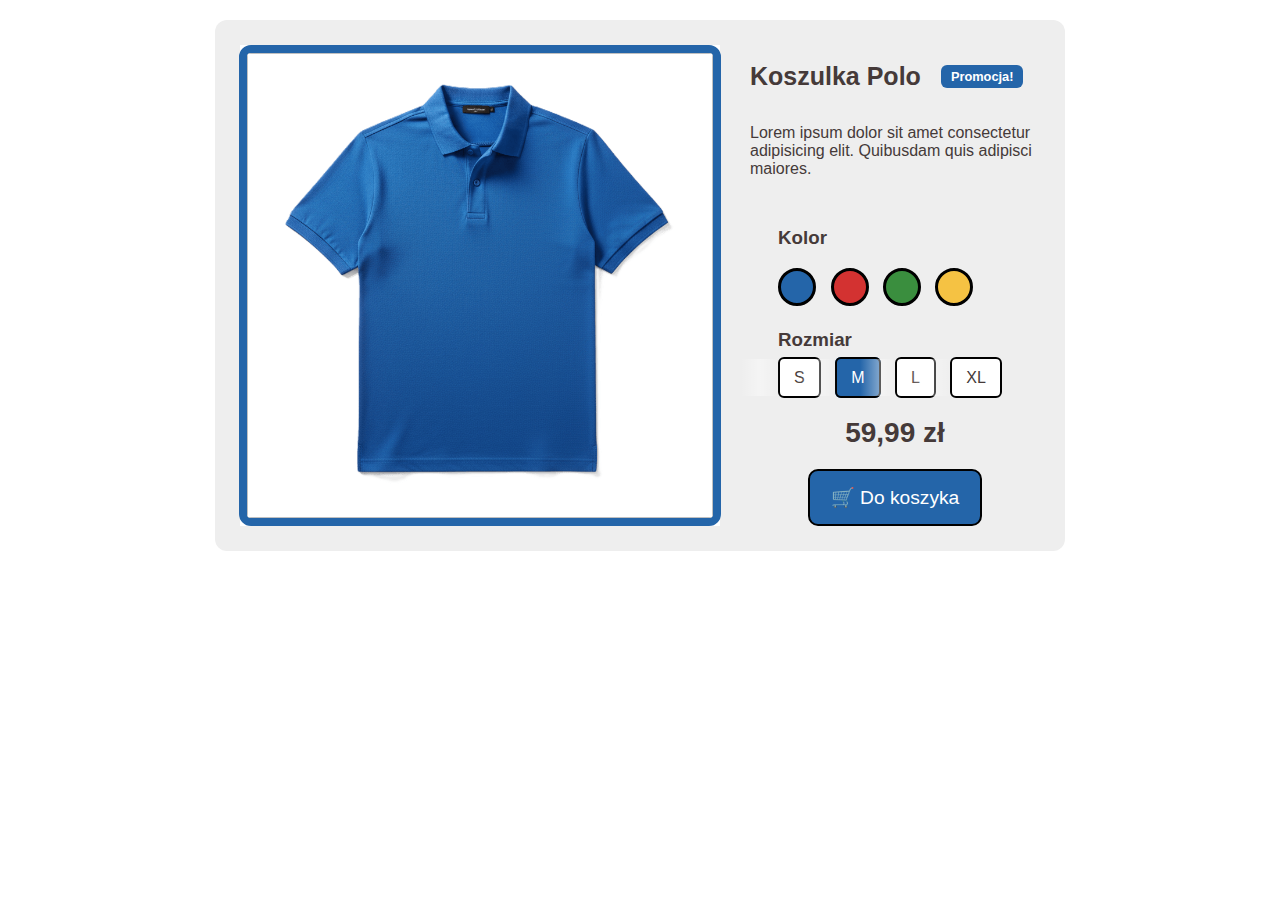
<file: lab-3/index.html>
<!DOCTYPE html>
<html lang="pl">
  <head>
    <meta charset="UTF-8" />
    <link rel="stylesheet" href="css/style.css" />
  </head>
  <body>
    <main>
      <input type="radio" name="color" id="color-blue" checked />
      <input type="radio" name="color" id="color-red" />
      <input type="radio" name="color" id="color-green" />
      <input type="radio" name="color" id="color-yellow" />

      <figure>
        <img></img>
      </figure>

      <article>
        <header>
          <h1>Koszulka Polo </h1>
          <span>Promocja!</span>
        </header>

        <p>
          Lorem ipsum dolor sit amet consectetur adipisicing elit. Quibusdam
          quis adipisci maiores.
        </p>
        <section>
        <form class="colors">
          <h3>Kolor</h3>
          <label for="color-blue" class="color blue"></label>
          <label for="color-red" class="color red"></label>
          <label for="color-green" class="color green"></label>
          <label for="color-yellow" class="color yellow"></label>
        </form>

        <form class="sizes">
          <h3>Rozmiar</h3>
          <input type="radio" id="size-s" name="size" />
          <label for="size-s" class="size">S</label>

          <input type="radio" id="size-m" name="size" checked />
          <label for="size-m" class="size">M</label>

          <input type="radio" id="size-l" name="size" />
          <label for="size-l" class="size">L</label>

          <input type="radio" id="size-xl" name="size" />
          <label for="size-xl" class="size">XL</label>
        </form>
        </section>
        <footer>
          <div>59,99 zł</div>
          <button>🛒 Do koszyka</button>
        </footer>
      </article>
    </main>
  </body>
</html>
</file>
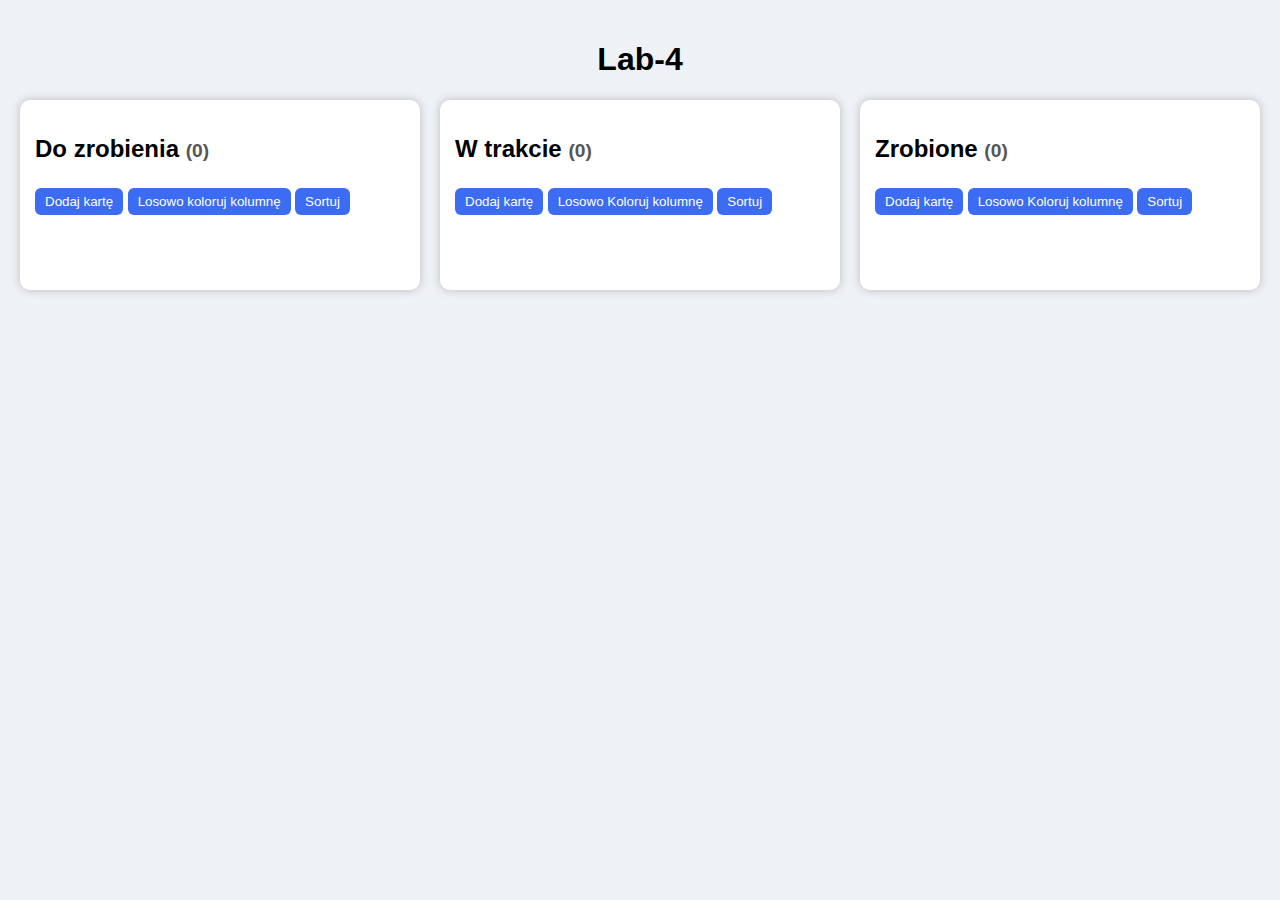
<file: lab-4/index.html>
<!DOCTYPE html>
<html lang="pl">
  <head>
    <meta charset="UTF-8" />
    <title>Lab-4</title>
    <link rel="stylesheet" href="css/style.css" />
  </head>
  <body>
    <h1>Lab-4</h1>

    <div id="board">
      <div class="column" data-column="todo">
        <h2>Do zrobienia <span class="count"></span></h2>
        <button class="add-card">Dodaj kartę</button>
        <button class="color-column">Losowo koloruj kolumnę</button>
        <button class="sort-cards">Sortuj</button>
        <div class="cards"></div>
      </div>

      <div class="column" data-column="inprogress">
        <h2>W trakcie <span class="count"></span></h2>
        <button class="add-card">Dodaj kartę</button>
        <button class="color-column">Losowo Koloruj kolumnę</button>
        <button class="sort-cards">Sortuj</button>
        <div class="cards"></div>
      </div>

      <div class="column" data-column="done">
        <h2>Zrobione <span class="count"></span></h2>
        <button class="add-card">Dodaj kartę</button>
        <button class="color-column">Losowo Koloruj kolumnę</button>
        <button class="sort-cards">Sortuj</button>
        <div class="cards"></div>
      </div>
    </div>

    <script src="scripts/script.js"></script>
  </body>
</html>
</file>
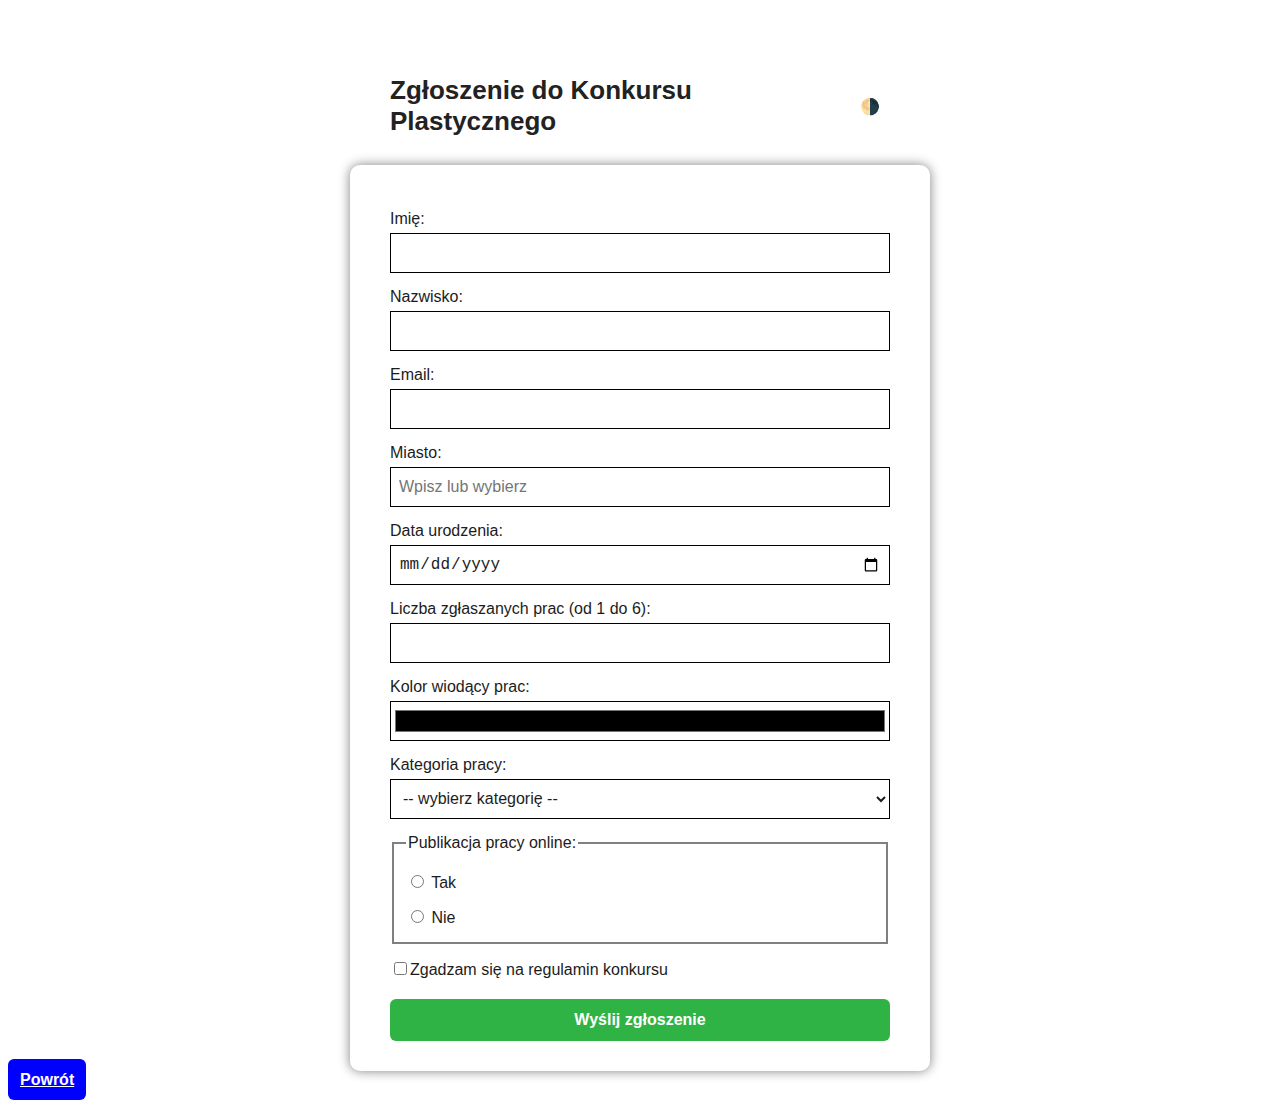
<file: lab-1/konkurs.html>
<!DOCTYPE html>
<html lang="pl">
  <head>
    <meta charset="UTF-8" />
    <title>Lab 1</title>
    <link rel="stylesheet" href="css/konkurs.css" />
  </head>
  <body>
    <header>
      <h1>Zgłoszenie do Konkursu Plastycznego</h1>
      <input type="checkbox" id="dark" hidden />
      <label for="dark" id="switchmotive" title="Zmień motyw">🌗</label>
    </header>

    <form action="https://httpbin.org/get" method="get">
      <label for="name">Imię:</label>
      <input type="text" name="name" maxlength="30" required /><br />
      <label for="nazwisko">Nazwisko:</label>
      <input type="text" name="nazwisko" maxlength="50" required /><br />
      <label for="email">Email:</label>
      <input type="email" name="email" required /><br />
      <label for="city">Miasto:</label>
      <input
        type="text"
        list="cities"
        name="city"
        placeholder="Wpisz lub wybierz"
        required
      /><br />
      <datalist id="cities">
        <option value="Warszawa"></option>
        <option value="Kraków"></option>
        <option value="Gdańsk"></option>
        <option value="Poznań"></option>
        <option value="Wrocław"></option>
      </datalist>
      <label for="birthday">Data urodzenia:</label>
      <input type="date" name="birthday" required /><br />
      <label for="commisions">Liczba zgłaszanych prac (od 1 do 6):</label>
      <input type="number" name="commisions" min="1" max="6" required /><br />
      <label for="maincolor">Kolor wiodący prac:</label>
      <input type="color" name="maincolor" required /><br />
      <label for="category">Kategoria pracy:</label>
      <select name="category" required>
        <br />
        <option value="default">-- wybierz kategorię --</option>
        <option value="drawing">Rysunek</option>
        <option value="painting">Malarstwo</option>
        <option value="digital">Grafika cyfrowa</option>
      </select>
      <fieldset class="radio-group" required>
        <legend>Publikacja pracy online:</legend>
        <label
          ><input type="radio" name="onlinepub" value="tak" required />
          Tak</label
        >
        <label><input type="radio" name="onlinepub" value="nie" /> Nie</label>
      </fieldset>
      <label
        ><input
          type="checkbox"
          name="agreement"
          value="agreed"
          required
        />Zgadzam się na regulamin konkursu</label
      >
      <input type="submit" value="Wyślij zgłoszenie" />
    </form>
    <a href=".." id="back">Powrót</a>
  </body>
</html>
</file>
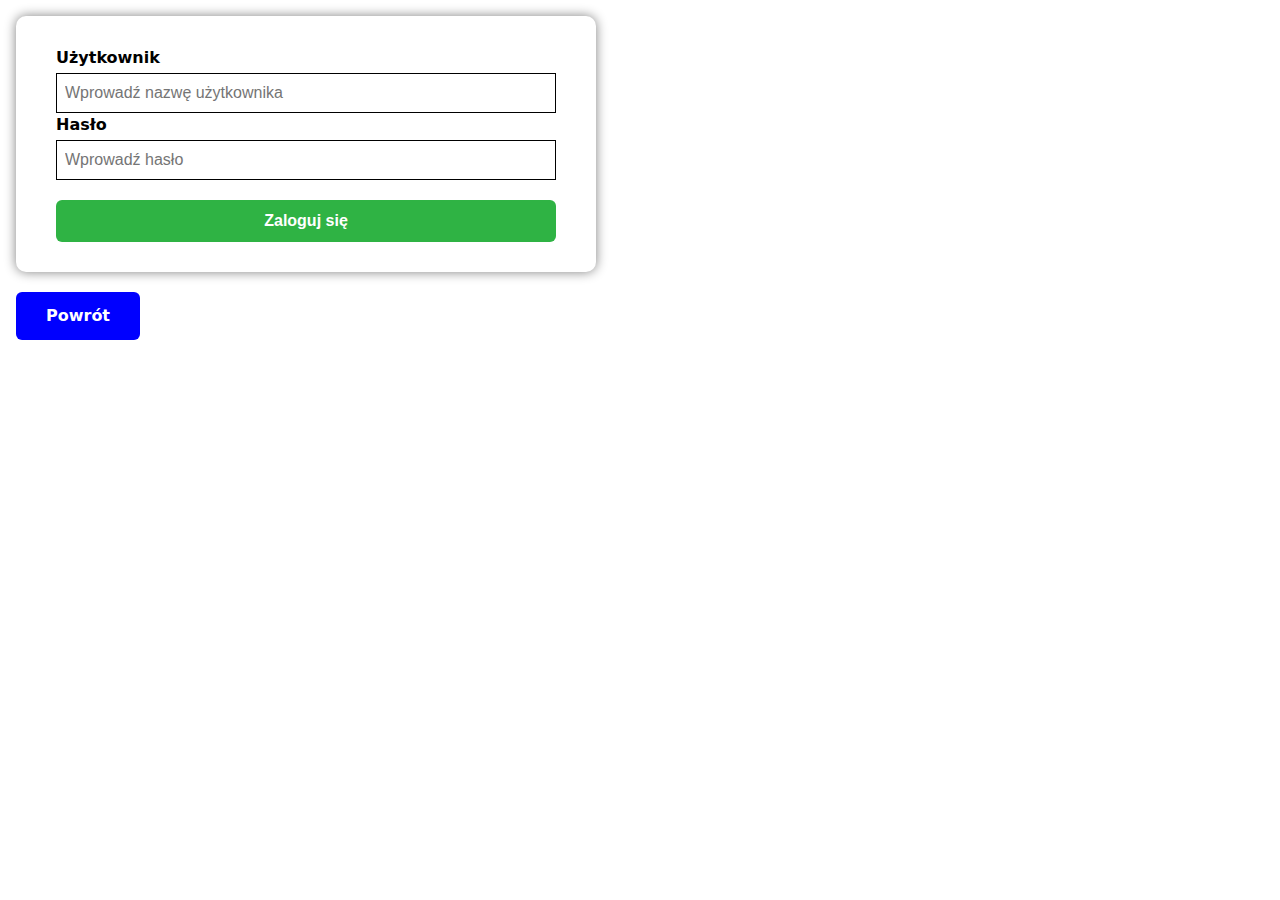
<file: lab-1/login.html>
<!DOCTYPE html>
<html lang="pl">
  <head>
    <meta charset="UTF-8" />
    <title>Lab 1</title>
    <link rel="stylesheet" href="css/style.css" />
  </head>
  <body>
    <form action="https://httpbin.org/post" method="post">
      <label for="uname"><b>Użytkownik</b></label>
      <input
        type="text"
        placeholder="Wprowadź nazwę użytkownika"
        name="uname"
        required
      />

      <label for="psw"><b>Hasło</b></label>
      <input type="password" placeholder="Wprowadź hasło" name="psw" required />

      <button type="submit">Zaloguj się</button>
    </form>
    <a href=".." id="back">Powrót</a>
  </body>
</html>
</file>
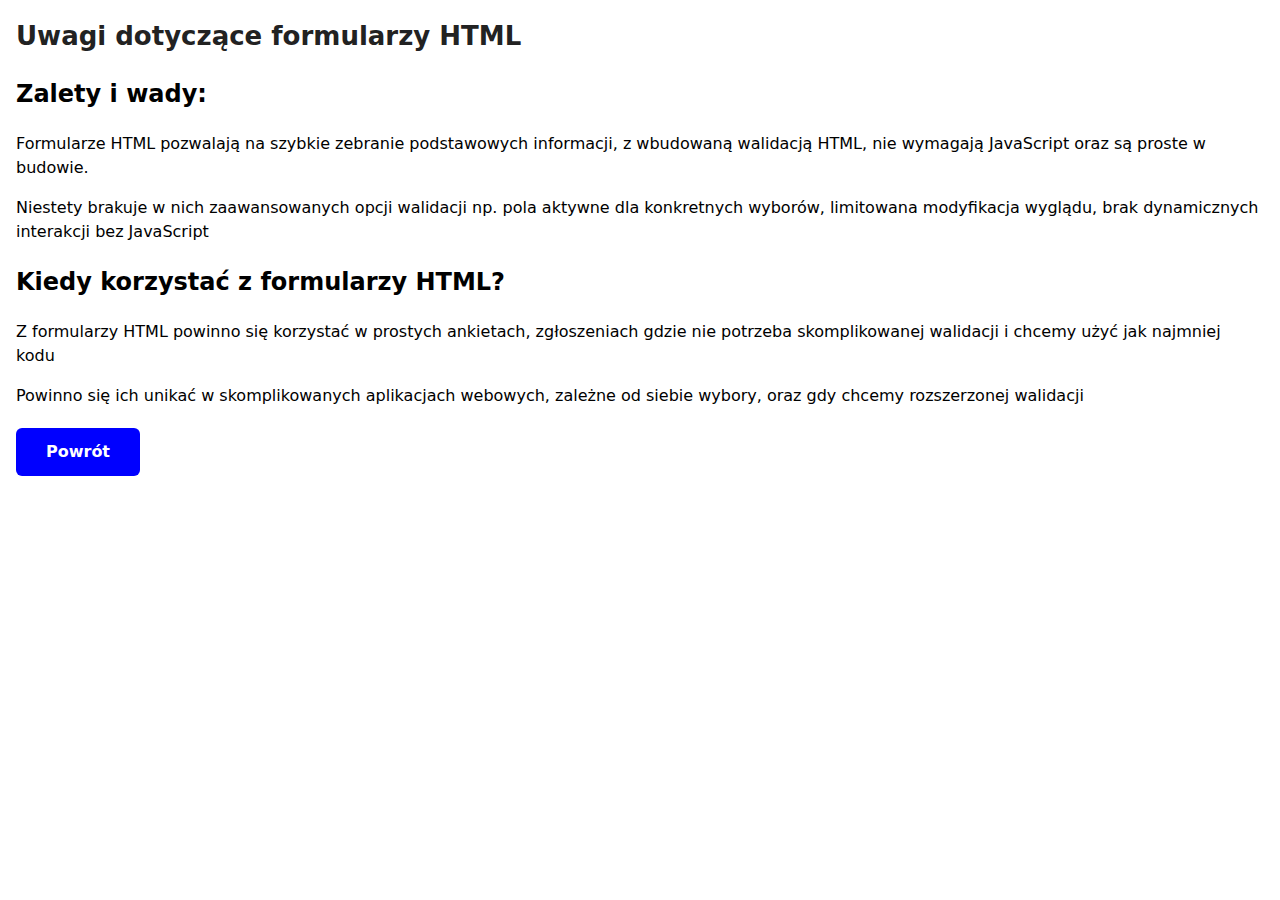
<file: lab-1/uwagi.html>
<!DOCTYPE html>
<html lang="pl">
  <head>
    <meta charset="UTF-8" />
    <title>Lab 1</title>
    <link rel="stylesheet" href="css/style.css" />
  </head>
  <body>
    <h1>Uwagi dotyczące formularzy HTML</h1>
    <section>
      <h2>Zalety i wady:</h2>
      <p>
        Formularze HTML pozwalają na szybkie zebranie podstawowych informacji, z
        wbudowaną walidacją HTML, nie wymagają JavaScript oraz są proste w
        budowie.
      </p>
      <p>
        Niestety brakuje w nich zaawansowanych opcji walidacji np. pola aktywne
        dla konkretnych wyborów, limitowana modyfikacja wyglądu, brak
        dynamicznych interakcji bez JavaScript
      </p>
    </section>
    <section>
      <h2>Kiedy korzystać z formularzy HTML?</h2>
      <p>
        Z formularzy HTML powinno się korzystać w prostych ankietach,
        zgłoszeniach gdzie nie potrzeba skomplikowanej walidacji i chcemy użyć
        jak najmniej kodu
      </p>
      <p>
        Powinno się ich unikać w skomplikowanych aplikacjach webowych, zależne
        od siebie wybory, oraz gdy chcemy rozszerzonej walidacji
      </p>
    </section>
    <a href=".." id="back">Powrót</a>
  </body>
</html>
</file>
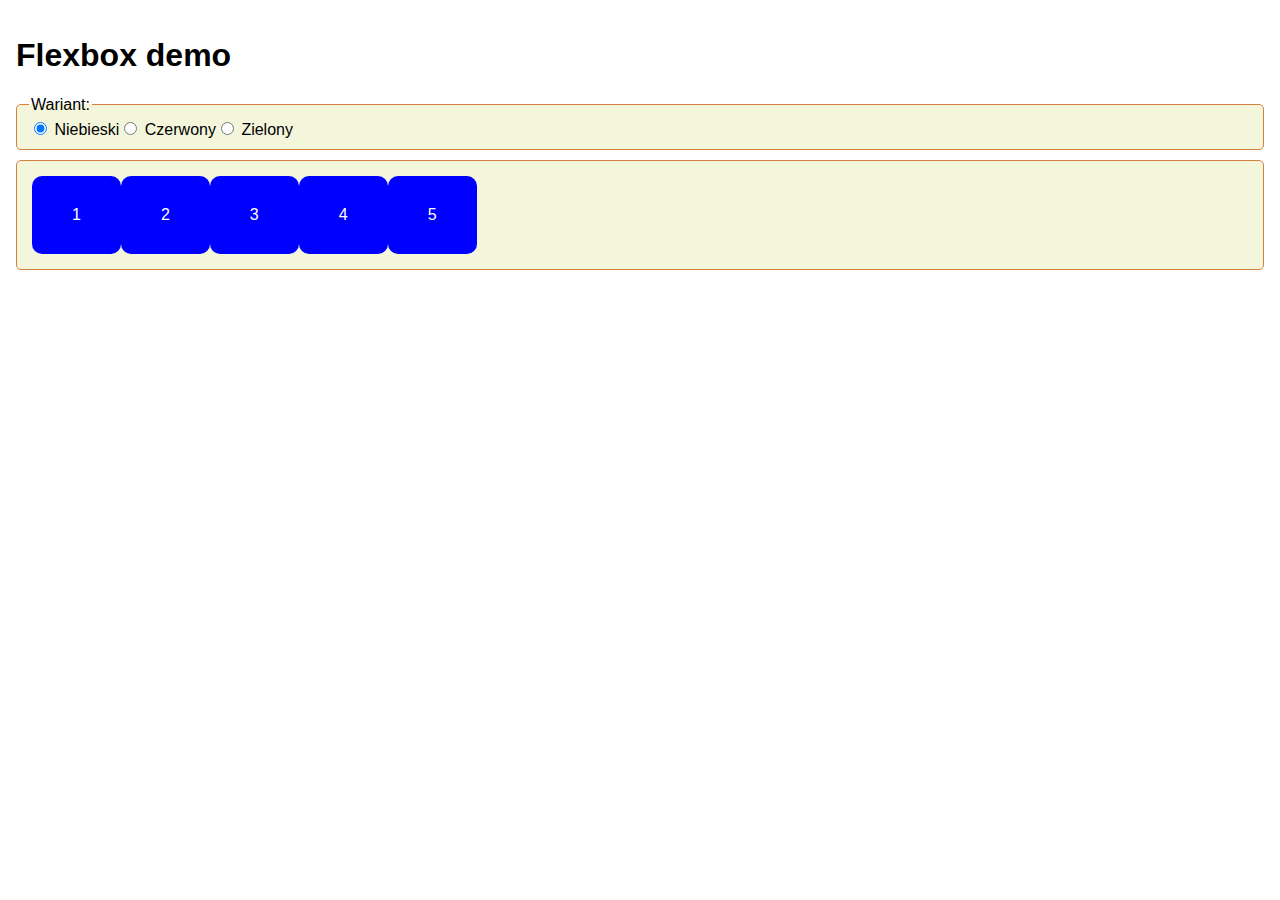
<file: lab-2/flex.html>
<!DOCTYPE html>
<html lang="pl">
  <head>
    <meta charset="UTF-8" />
    <meta name="viewport" content="width=device-width, initial-scale=1.0" />
    <title>Flexbox Demo</title>
    <link rel="stylesheet" href="css/flex.css" />
  </head>
  <body>
    <h1>Flexbox demo</h1>
    <header>
      <fieldset class="theme-picker">
        <legend>Wariant:</legend>
        <label>
          <input type="radio" name="version" value="blue" checked />
          Niebieski
        </label>
        <label
          ><input type="radio" name="version" value="red" />
          Czerwony
        </label>
        <label>
          <input type="radio" name="version" value="green" />
          Zielony
        </label>
      </fieldset>
    </header>
    <div class="container">
      <div class="item">1</div>
      <div class="item">2</div>
      <div class="item">3</div>
      <div class="item">4</div>
      <div class="item">5</div>
    </div>
  </body>
</html>
</file>
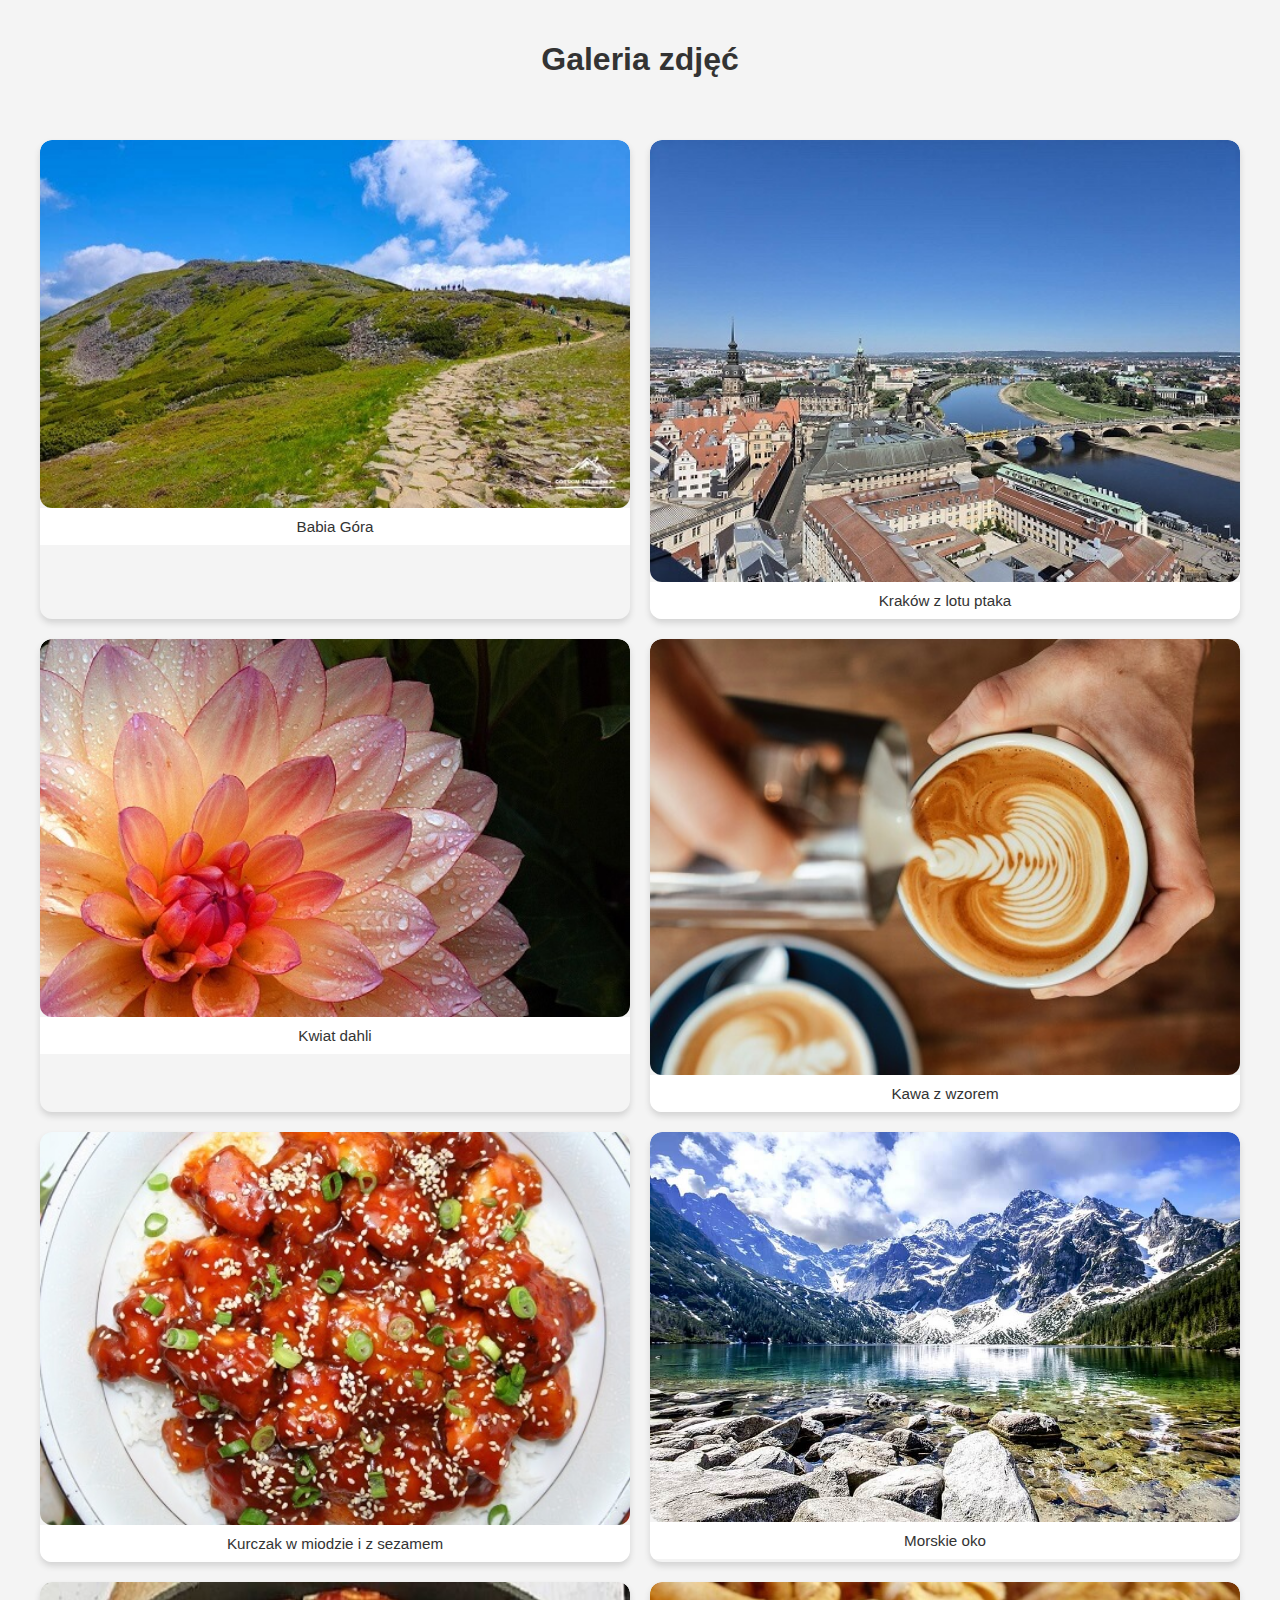
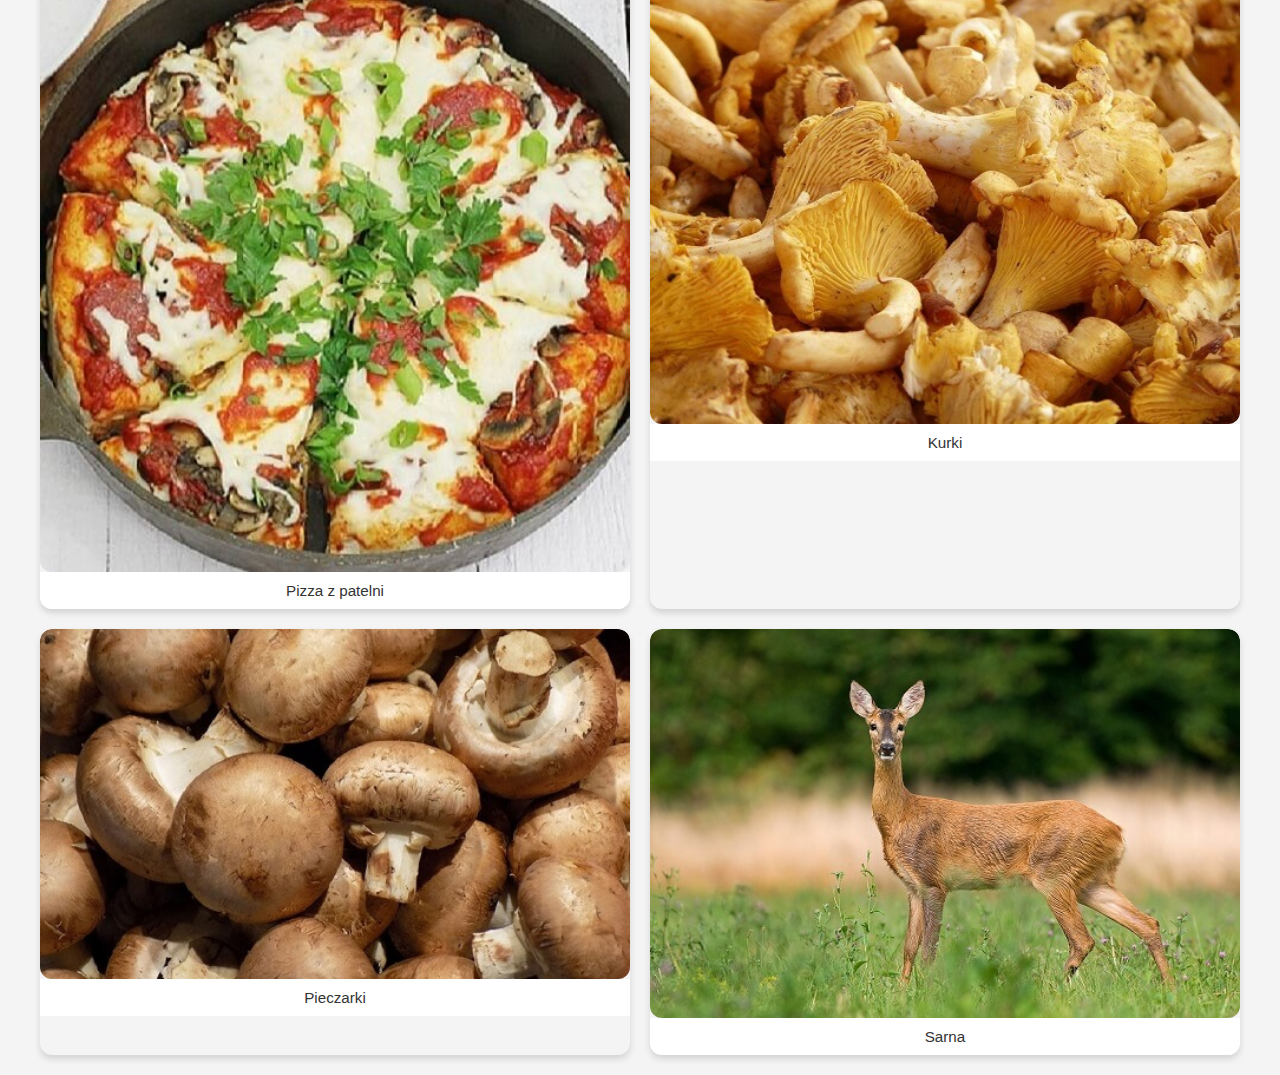
<file: lab-2/galeria.html>
<!DOCTYPE html>
<html lang="pl">
  <head>
    <meta charset="UTF-8" />
    <meta name="viewport" content="width=device-width, initial-scale=1.0" />
    <title>Galeria</title>
    <link rel="stylesheet" href="css/galeria.css" />
  </head>
  <body>
    <h1>Galeria zdjęć</h1>

    <div class="gallery">
      <figure>
        <img
          srcset="images\babia_gora_500px.jpg 500w, images\babia_gora_1000px.jpg 1000w"
          sizes="(max-width: 799px) 500px,
               (max-width: 1199px) 1000px,
               (max-width: 1599px) 500px,
               1000px"
          src="images/photo1-1000.jpg"
          alt="Obraz przedstawia szlak na Babiej Górze"
        />
        <figcaption>Babia Góra</figcaption>
      </figure>

      <figure>
        <img
          srcset="images/krakow500px.jpg 500w, images/krakow1000px.jpg 1000w"
          sizes="(max-width: 799px) 500px,
               (max-width: 1199px) 1000px,
               (max-width: 1599px) 500px,
               1000px"
          src="images/krakow1000px.jpg"
          alt="Zdjęcie Krakowa z lotu ptaka"
        />
        <figcaption>Kraków z lotu ptaka</figcaption>
      </figure>

      <figure>
        <img
          srcset="images/dahlia_500px.jpg 500w, images/dahlia_1000px.jpg 1000w"
          sizes="(max-width: 799px) 500px,
               (max-width: 1199px) 1000px,
               (max-width: 1599px) 500px,
               1000px"
          src="images/dahlia_1000px.jpg"
          alt="Kwitnący biały kwiat dahli"
        />
        <figcaption>Kwiat dahli</figcaption>
      </figure>


            <figure>
        <img
          srcset="images/kawa_500px.jpg 500w, images/kawa_1000px.jpg 1000w"
          sizes="(max-width: 799px) 500px,
               (max-width: 1199px) 1000px,
               (max-width: 1599px) 500px,
               1000px"
          src="images/kawa_1000px.jpg"
          alt="Kawa z wzorem, układającym się w wiele półksiężyców"
        />
        <figcaption>Kawa z wzorem</figcaption>
      </figure>


            <figure>
        <img
          srcset="images/kurczak_miod_sezam_500px.jpg 500w, images/kurczak_miod_sezam_1000px.jpg 1000w"
          sizes="(max-width: 799px) 500px,
               (max-width: 1199px) 1000px,
               (max-width: 1599px) 500px,
               1000px"
          src="images/kurczak_miod_sezam_1000px.jpg"
          alt="Kurczak z sosem miodowym i sezamem"
        />
        <figcaption>Kurczak w miodzie i z sezamem</figcaption>
      </figure>


            <figure>
        <img
          srcset="images/morskie_oko_500px.jpg 500w, images/morskie_oko_1000px.jpg 1000w"
          sizes="(max-width: 799px) 500px,
               (max-width: 1199px) 1000px,
               (max-width: 1599px) 500px,
               1000px"
          src=" images/morskie_oko_1000px.jpg"
          alt="Morskie oko, w oddali widoczne są góry"
        />
        <figcaption>Morskie oko</figcaption>
      </figure>


            <figure>
        <img
          srcset="images/pizza_z_patelni_500px.jpg 500w, images/pizza_z_patelni_1000px.jpg 1000w"
          sizes="(max-width: 799px) 500px,
               (max-width: 1199px) 1000px,
               (max-width: 1599px) 500px,
               1000px"
          src="images/pizza_z_patelni_1000px.jpg"
          alt="Pizza z patelni, z pieczarkami,salami i serem, posypane świeżą kolendrą "
        />
        <figcaption>Pizza z patelni </figcaption>
      </figure>


            <figure>
        <img
          srcset="images/kurki_500px.jpg 500w, images/kurki_1000px.jpg 1000w"
          sizes="(max-width: 799px) 500px,
               (max-width: 1199px) 1000px,
               (max-width: 1599px) 500px,
               1000px"
          src="images/kurki_1000px.jpg"
          alt="Zbiór grzybów kurek"
        />
        <figcaption>Kurki</figcaption>
      </figure>


            <figure>
        <img
          srcset="images/pieczarki_500px.jpg 500w, images/pieczarki_1000px.jpg 1000w"
          sizes="(max-width: 799px) 500px,
               (max-width: 1199px) 1000px,
               (max-width: 1599px) 500px,
               1000px"
          src="images/pieczarki_1000px.jpg"
          alt="Zbiór pieczarek"
        />
        <figcaption>Pieczarki</figcaption>
      </figure>


            <figure>
        <img
          srcset="images/sarna_500px.jpg 500w, images/sarna_1000px.jpg 1000w"
          sizes="(max-width: 799px) 500px,
               (max-width: 1199px) 1000px,
               (max-width: 1599px) 500px,
               1000px"
          src="images/sarna_1000px.jpg"
          alt="Sarna stojąca w pustym polu"
        />
        <figcaption>Sarna</figcaption>
      </figure>
    </div>
  </body>
</html>
</file>
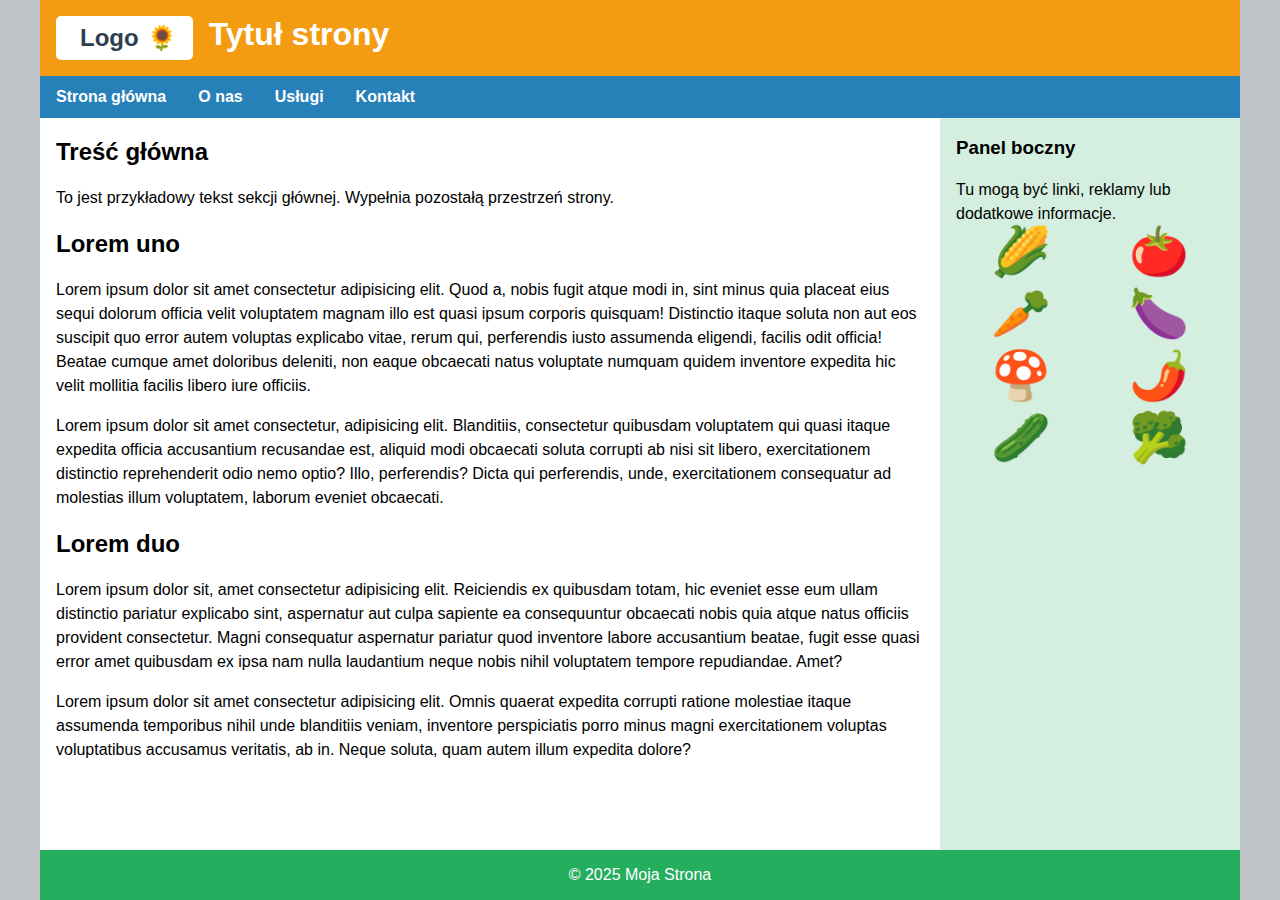
<file: lab-2/grid.html>
<!DOCTYPE html>
<html lang="pl">
  <head>
    <meta charset="UTF-8" />
    <meta name="viewport" content="width=device-width, initial-scale=1.0" />
    <title>Grid Layout Demo</title>
    <link rel="stylesheet" href="css/grid.css" />
  </head>
  <body>
    <div class="container">
      <header>
        <div class="logo">🌻</div>
        <h1>Tytuł strony</h1>
      </header>
      <nav>
        <a href="#">Strona główna</a>
        <a href="#">O nas</a>
        <a href="#">Usługi</a>
        <a href="#">Kontakt</a>
      </nav>
      <main>
        <h2>Treść główna</h2>
        <p>
          To jest przykładowy tekst sekcji głównej. Wypełnia pozostałą
          przestrzeń strony.
        </p>
        <h2>Lorem uno</h2>
        <p>
          Lorem ipsum dolor sit amet consectetur adipisicing elit. Quod a, nobis
          fugit atque modi in, sint minus quia placeat eius sequi dolorum
          officia velit voluptatem magnam illo est quasi ipsum corporis
          quisquam! Distinctio itaque soluta non aut eos suscipit quo error
          autem voluptas explicabo vitae, rerum qui, perferendis iusto assumenda
          eligendi, facilis odit officia! Beatae cumque amet doloribus deleniti,
          non eaque obcaecati natus voluptate numquam quidem inventore expedita
          hic velit mollitia facilis libero iure officiis.
        </p>
        <p>
          Lorem ipsum dolor sit amet consectetur, adipisicing elit. Blanditiis,
          consectetur quibusdam voluptatem qui quasi itaque expedita officia
          accusantium recusandae est, aliquid modi obcaecati soluta corrupti ab
          nisi sit libero, exercitationem distinctio reprehenderit odio nemo
          optio? Illo, perferendis? Dicta qui perferendis, unde, exercitationem
          consequatur ad molestias illum voluptatem, laborum eveniet obcaecati.
        </p>
        <h2>Lorem duo</h2>
        <p>
          Lorem ipsum dolor sit, amet consectetur adipisicing elit. Reiciendis
          ex quibusdam totam, hic eveniet esse eum ullam distinctio pariatur
          explicabo sint, aspernatur aut culpa sapiente ea consequuntur
          obcaecati nobis quia atque natus officiis provident consectetur. Magni
          consequatur aspernatur pariatur quod inventore labore accusantium
          beatae, fugit esse quasi error amet quibusdam ex ipsa nam nulla
          laudantium neque nobis nihil voluptatem tempore repudiandae. Amet?
        </p>
        <p>
          Lorem ipsum dolor sit amet consectetur adipisicing elit. Omnis quaerat
          expedita corrupti ratione molestiae itaque assumenda temporibus nihil
          unde blanditiis veniam, inventore perspiciatis porro minus magni
          exercitationem voluptas voluptatibus accusamus veritatis, ab in. Neque
          soluta, quam autem illum expedita dolore?
        </p>
      </main>
      <aside>
        <h3>Panel boczny</h3>
        <p>Tu mogą być linki, reklamy lub dodatkowe informacje.</p>
        <div>
          <span>🌽</span><span>🍅</span> <span>🥕</span><span>🍆</span>
          <span>🍄</span><span>🌶️</span> <span>🥒</span><span>🥦</span>
        </div>
      </aside>
      <footer>
        <p>&copy; 2025 Moja Strona</p>
      </footer>
    </div>
  </body>
</html>
</file>
<file: lab-3/css/style.css>
main {
  --img: var(--img);
  --color-main: var(--color-main);
  --zoom-level: 1;
  display: flex;
  flex-direction: row;
  flex-wrap: nowrap;
  gap: 30px;
  width: 800px;
  padding: 25px;
  background: #eeeeee;
  border-radius: 12px;
}

body {
  background: white;
  color: #453a39;
  font-family: Arial, sans-serif;
  margin: 0;
  padding: 20px;
  display: flex;
  justify-content: center;
}

main > figure {
  background: white;
  flex: 0 0 60%;
  display: flex;
  justify-content: center;
  margin: 0;
}

img {
  width: 100%;
  aspect-ratio: 1/1;
  background-image: var(--img);
  background-size: contain;
  border: 8px solid var(--color-main);
  border-radius: 12px;
}
article > header {
  display: inline-flex;
  flex-wrap: nowrap;
  flex-direction: row;
  justify-content: space-around;
  align-items: center;
}
article > header > span {
  background: var(--color-main);
  padding: 4px 10px;
  color: white;
  border-radius: 6px;
  font-size: 0.8rem;
  font-weight: bold;
}
article > header > h1 {
  font-size: 25px;
  text-align: left;
  margin-right: 20px;
}

#color-blue,
#color-red,
#color-green,
#color-yellow {
  display: none;
}

#color-blue:checked ~ figure,
#color-blue:checked ~ article {
  --img: url('../images/polo_b.png');
  --color-main: #2465a9;
}

#color-red:checked ~ figure,
#color-red:checked ~ article {
  --img: url('../images/polo_r.png');
  --color-main: #d33231;
}

#color-green:checked ~ figure,
#color-green:checked ~ article {
  --img: url('../images/polo_g.png');
  --color-main: #3a8e3e;
}

#color-yellow:checked ~ figure,
#color-yellow:checked ~ article {
  --img: url('../images/polo_y.png');
  --color-main: #f5c243;
}
#size-s:checked ~ figure img {
  --zoom-level: 0.9; /* Mały rozmiar - mniejszy obrazek */
  background-size: 90%; /* DODANE: dodatkowe dostosowanie */
}

#size-m:checked ~ figure img {
  --zoom-level: 1; /* Średni rozmiar - normalny obrazek */
  background-size: contain;
}

#size-l:checked ~ figure img {
  --zoom-level: 1.1; /* Duży rozmiar - większy obrazek */
  background-size: 110%;
}

#size-xl:checked ~ figure img {
  --zoom-level: 1.2; /* Bardzo duży rozmiar - największy obrazek */
  background-size: 120%;
}
#size-s:checked ~ figure,
#size-s:checked ~ article {
  --zoom-level: 0.9;
}

#size-m:checked ~ figure,
#size-m:checked ~ article {
  --zoom-level: 1;
}

#size-l:checked ~ figure,
#size-l:checked ~ article {
  --zoom-level: 1.1;
}

#size-xl:checked ~ figure,
#size-xl:checked ~ article {
  --zoom-level: 1.2;
}
.colors {
  margin-top: 15px;
}
.color {
  position: relative;
  width: 32px;
  height: 32px;
  border-radius: 50%;
  border: 3px solid black;
  display: inline-block;
  margin-right: 10px;
  cursor: pointer;
  transition: all 0.3s ease;
  transform: scale(1);
}
.color::after {
  content: '';
  position: absolute;
  top: -6px;
  left: -6px;
  right: -6px;
  bottom: -6px;
  border-radius: 50%;
  border: 2px solid transparent;
  transition: all 0.3s ease;
}
input[type='radio']:checked + .color {
  transform: scale(1.1);
  border-color: #333;
  box-shadow: 0 0 10px rgba(0, 0, 0, 0.3);
}
input[type='radio']:checked + .color::after {
  border-color: var(--color-main);
  transform: scale(1.1);
}
.color:hover {
  transform: scale(1.2);
  border-color: #333;
}
section {
  display: flex;
  flex-direction: column;
  flex-wrap: wrap;
  align-content: center;
  margin-bottom: 10px;
}
.blue {
  background: #2465a9;
}
.red {
  background: #d33231;
}
.green {
  background: #3a8e3e;
}
.yellow {
  background: #f5c243;
}

.sizes input {
  display: none;
}

.size {
  padding: 10px 14px;
  margin-right: 10px;
  border: 2px solid black;
  background: white;
  border-radius: 6px;
  cursor: pointer;
  transition: all 0.4s cubic-bezier(0.175, 0.885, 0.32, 1.275);
  transform: scale(1);
  position: relative;
  overflow: hidden;
}
.size::before {
  content: '';
  position: absolute;
  top: 0;
  left: -100%;
  width: 100%;
  height: 100%;
  background: linear-gradient(
    90deg,
    transparent,
    rgba(255, 255, 255, 0.4),
    transparent
  );
  transition: left 0.5s ease;
}
.size:hover::before {
  left: 100%;
}
@keyframes pulse {
  0% {
    transform: scale(1.15) translateY(-5px);
  }
  50% {
    transform: scale(1.25) translateY(-7px);
  }
  100% {
    transform: scale(1.15) translateY(-5px);
  }
}
.size:hover {
  transform: scale(1.1) translateY(-3px);
  box-shadow: 0 6px 12px rgba(0, 0, 0, 0.15);
  border-color: var(--color-main);
}
.sizes input:checked + label {
  background: var(--color-main);
  color: white;
}
footer {
  display: flex;
  flex-direction: column;
}
footer > div {
  margin-top: 20px;
  font-size: 28px;
  font-weight: bold;
  text-align: center;
}

footer > button {
  align-self: center;
  margin-top: 20px;
  background: var(--color-main);
  color: white;
  padding: 15px;
  width: 60%;
  border: 2px solid black;
  border-radius: 10px;
  font-size: 1.2rem;
  cursor: pointer;
  transition: all 0.3s ease;
  transform: translateY(0);
}
footer > button:hover {
  transform: translateY(-3px);
  box-shadow: 0 6px 12px rgba(0, 0, 0, 0.2);
  background: var(--color-main);
  filter: brightness(1.1);
}
</file>
<file: lab-4/css/style.css>
body {
  font-family: Arial, sans-serif;
  background: #eef1f6;
  margin: 0;
  padding: 20px;
}

h1 {
  text-align: center;
}

#board {
  display: flex;
  justify-content: space-between;
  gap: 20px;
}

.column {
  background: white;
  border-radius: 10px;
  padding: 15px;
  width: 30%;
  box-shadow: 0 0 10px #bbb;
}

.cards {
  margin-top: 15px;
  min-height: 40px;
}

.card {
  background: #ddd;
  padding: 10px;
  border-radius: 8px;
  margin-bottom: 10px;
  position: relative;
}

.card[contenteditable='true'] {
  outline: none;
}

button {
  margin: 5px 0;
  padding: 6px 10px;
  border: none;
  border-radius: 6px;
  cursor: pointer;
  background: #3b6cf3;
  color: white;
}

button:hover {
  background: #2f55c9;
}

.card .remove {
  position: absolute;
  top: 4px;
  right: 6px;
  cursor: pointer;
  font-weight: bold;
}

.card .move {
  display: inline-block;
  margin-left: 8px;
  cursor: pointer;
}

.count {
  font-size: 0.8em;
  color: #555;
}
@media (max-width: 800px) {
  #board {
    flex-direction: column;
    align-items: stretch;
  }

  .column {
    width: 100%;
    margin-bottom: 20px;
  }

  button {
    width: 100%;
    padding: 10px;
    font-size: 1em;
  }

  .card {
    font-size: 1em;
  }

  h2 {
    text-align: center;
  }
}

@media (min-width: 1400px) {
  #board {
    max-width: 1300px;
    margin: 0 auto;
  }

  .column {
    padding: 20px;
  }

  .card {
    padding: 14px;
  }

  button {
    font-size: 0.95em;
    padding: 8px 12px;
  }
}
.card .move {
  display: inline-block;
  padding: 2px 6px;
  margin-left: 6px;
  font-weight: bold;
  border-radius: 4px;
  background: rgba(0, 0, 0, 0.1);
  transition: background 0.2s;
}

.card .move:hover {
  background: rgba(0, 0, 0, 0.25);
  cursor: pointer;
}
.card .remove {
  position: absolute;
  top: 6px;
  right: 6px;
  font-weight: bold;
  background: #ff4c4c;
  color: white;
  width: 18px;
  height: 18px;
  border-radius: 4px;
  display: flex;
  align-items: center;
  justify-content: center;
  font-size: 0.8em;
  transition: background 0.2s;
}

.card .remove:hover {
  background: #d63a3a;
  cursor: pointer;
}
.card .text {
  max-width: 200px;
  word-wrap: break-word;
}
</file>
<file: lab-1/css/konkurs.css>
body {
  font-family: 'Segoe UI', Arial, sans-serif;
  background-color: #ffffff;
  padding-top: 40px;
  --bg: #ffffff;
  --fg: #1c1c1c;
  --ig: #ffffff;
}
body:has(#dark:checked) {
  --bg: #1c1c1c;
  --fg: #ffffff;
  --ig: #383838;
}
header {
  display: flex;
  width: 500px;
  margin: auto;
  padding: 10px;
}
#switchmotive {
  margin: auto;
  padding: 10px;
}
h1 {
  font-size: 26px;
  font-weight: 700;
  color: #222;
}

form {
  background-color: var(--bg);
  color: var(--fg);
  padding: 30px 40px;
  border-radius: 10px;
  box-shadow: 0 0 12px grey;
  width: 500px;
  margin-top: 100px;
  margin: auto;
}

label {
  display: block;
  margin-top: 15px;

  font-size: 16px;
}

input[type='text'],
input[type='email'],
input[type='number'],
input[type='date'],
input[type='color'],
select {
  background-color: var(--ig);
  color: var(--fg);
  width: 100%;
  height: 40px;
  padding: 8px 8px;
  font-size: 16px;
  margin-top: 5px;
  border: 1px solid #000000;
  box-sizing: border-box;
}

input[type='color'] {
  padding: 4px;
  padding-left: 2px;
  padding-right: 2px;
  cursor: pointer;
}

fieldset {
  margin-top: 15px;
  border: 2px solid gray;
  padding-bottom: 15px;
}
input[type='radio'],
input[type='checkbox'],
input[type='submit'] select {
  cursor: pointer;
}
input[type='submit'] {
  display: block;
  width: 100%;
  background-color: #2fb344;
  color: white;
  border: none;
  border-radius: 6px;
  font-size: 16px;
  font-weight: 600;
  padding: 12px;
  margin-top: 20px;
  cursor: pointer;
}

input[type='submit']:hover {
  background-color: #45a049;
}
#back {
  width: 100px;
  background-color: blue;
  color: white;
  border: none;
  border-radius: 6px;
  font-size: 16px;
  font-weight: 600;
  padding: 12px;
  margin-top: 20px;
  cursor: pointer;
  text-align: center;
}
</file>
<file: lab-2/css/flex.css>
body {
  font-family: Arial, sans-serif;
  margin: 0;
  padding: 1rem;
}
fieldset {
  border-radius: 5px;
  background-color: #f4f6dc;
  border: 1px solid #d67f3c;
  display: flex;
  margin: 10px;
  margin-left: 0px;
  margin-right: 0px;
}
.container {
  border-radius: 5px;
  text-align: center;
  background-color: #f4f6dc;
  border: 1px solid #d67f3c;
  display: flex;
  padding: 15px;
}
.item {
  background-color: blue;
  color: white;
  padding: 30px 40px;
  border-radius: 10px;
}
header:has(input[value='blue']:checked) ~ .container {
  @media (width: 1396px) {
    flex-direction: row;
    flex-wrap: wrap;
    justify-content: space-between;
    gap: 20px;
  }
  @media (width: 1033px) {
    flex-direction: row;
    flex-wrap: wrap;
    justify-content: space-between;
    align-content: flex-start;
    gap: 20px;
  }
  @media (width: 984px) {
    flex-direction: column;
    flex-wrap: wrap;
    justify-content: center;
    align-content: center;
    gap: 20px;
  }
  @media (width: 652px) {
    flex-direction: column;
    flex-wrap: wrap;
    justify-content: center;
    align-content: center;
    gap: 20px;
  }
}
header:has(input[value='blue']:checked) ~ .container .item {
  background-color: blue;
  @media (width: 1396px) {
    width: 25%;
  }
  @media (width: 1033px) {
    width: 20%;
  }
  @media (width: 984px) {
    width: 40%;
  }
  @media (width: 652px) {
    width: 40%;
  }
}
header:has(input[value='red']:checked) ~ .container {
  @media (width: 1396px) {
    flex-direction: row;
    flex-wrap: nowrap;
    justify-content: space-evenly;
    gap: 20px;
  }
  @media (width: 1033px) {
    flex-direction: row;
    flex-wrap: nowrap;
    justify-content: space-evenly;
    gap: 20px;
  }
  @media (width: 984px) {
    flex-direction: row;
    flex-wrap: wrap;
    justify-content: space-between;
    gap: 20px;
  }
  @media (width: 652px) {
    flex-direction: row;
    flex-wrap: wrap;
    justify-content: space-between;
    gap: 10px 10px;
  }
}

header:has(input[value='red']:checked) ~ .container .item {
  background-color: red;
  @media (width: 1396px) {
    flex-basis: 50%;
  }
  @media (width: 1033px) {
    flex-basis: 50%;
  }
  @media (width: 984px) {
    flex-basis: 40%;
  }
  @media (width: 652px) {
    flex-basis: 35%;
  }
}
header:has(input[value='red']:checked) ~ .container .item:nth-child(1) {
  order: 1;
  flex-basis: 100%;
  font-weight: bold;
}
header:has(input[value='red']:checked) ~ .container .item:nth-child(1)::after {
  content: '(Jestem większy i na środku!)';
  display: block;
  font-weight: normal;
  font-size: 80%;
}
header:has(input[value='red']:checked) ~ .container .item:nth-child(4) {
  order: 2;
}
header:has(input[value='red']:checked) ~ .container .item:nth-child(5) {
  order: 3;
}
header:has(input[value='green']:checked) ~ .container {
  @media (width: 1396px) {
    flex-direction: row;
    flex-wrap: nowrap;
    justify-content: space-evenly;
    gap: 20px;
  }
  @media (width: 1033px) {
    flex-direction: row;
    flex-wrap: wrap;
    justify-content: end;
    align-content: space-between;
    gap: 20px;
  }
  @media (width: 984px) {
    flex-direction: column-reverse;
    flex-wrap: nowrap;
    align-items: flex-end;
    gap: 10px 10px;
  }
  @media (width: 652px) {
    flex-direction: column-reverse;
    flex-wrap: nowrap;
    align-items: flex-end;
    gap: 10px 10px;
  }
}
header:has(input[value='green']:checked) ~ .container .item:nth-child(1) {
  flex-grow: 5;
  @media (width: 984px) {
    width: 80%;
  }
  @media (width: 652px) {
    width: 80%;
  }
}
header:has(input[value='green']:checked) ~ .container .item:nth-child(2) {
  flex-grow: 4;
  @media (width: 984px) {
    width: 65%;
  }
  @media (width: 652px) {
    width: 65%;
  }
}
header:has(input[value='green']:checked) ~ .container .item:nth-child(3) {
  flex-grow: 3;
  @media (width: 984px) {
    width: 50%;
  }
  @media (width: 652px) {
    width: 50%;
  }
}
header:has(input[value='green']:checked) ~ .container .item:nth-child(4) {
  flex-grow: 2;
  @media (width: 984px) {
    width: 35%;
  }
  @media (width: 652px) {
    width: 35%;
  }
}
header:has(input[value='green']:checked) ~ .container .item:nth-child(5) {
  flex-grow: 0.5;
  @media (width: 984px) {
    width: 20%;
  }
  @media (width: 652px) {
    width: 20%;
  }
}
header:has(input[value='green']:checked) ~ .container .item {
  background-color: green;
  position: relative;
}
header:has(input[value='green']:checked)
  ~ .container
  .item:nth-child(1)::before {
  content: '😀';
  position: absolute;
  top: 50%;
  font-size: 16px;
  left: 10px;
  transform: translateY(-50%) scale(2);
}
header:has(input[value='green']:checked)
  ~ .container
  .item:nth-child(1)::after {
  content: '😀';
  position: absolute;
  right: 10px;
  top: 50%;
  font-size: 16px;
  transform: translateY(-50%) scale(2);
}
</file>
<file: lab-2/css/galeria.css>
body {
  font-family: Arial, sans-serif;
  margin: 0;
  padding: 0;
  background-color: #f4f4f4;
  color: #333;
}

h1 {
  text-align: center;
  padding: 20px 0;
}

.gallery {
  display: grid;
  grid-template-columns: 1fr;
  gap: 20px;
  max-width: 1200px;
  margin: 0 auto;
  padding: 20px;
}

figure {
  margin: 0;
  overflow: hidden;
  border-radius: 12px;
  box-shadow: 0 4px 6px lightgrey;
}


img {
  width: 100%;
  display: block;
  border-radius: 12px;
}
figure:hover {
  transform: scale(1.03);
  box-shadow: 0 8px 15px lightgrey;
}
figcaption {
  text-align: center;
  padding: 10px;
  font-size: 0.95rem;
  background-color: white;
}


@media (min-width: 800px) and (max-width: 1199px) {
  .gallery {
    grid-template-columns: 1fr;
  }
}

@media (min-width: 1200px) and (max-width: 1599px) {
  .gallery {
    grid-template-columns: 1fr 1fr;
  }
}

@media (min-width: 1600px) {
  .gallery {
    grid-template-columns: 1fr 1fr;
  }
}
</file>
<file: lab-1/css/style.css>
/* Minimalny reset  */
html {
  font-size: 16px; /* bazowy rozmiar czcionki */
  font-family: system-ui, sans-serif; /* font systemowy */
  line-height: 1.5; /* lepsza czytelność */
}
nav {
  padding-top: 30px;
  padding-bottom: 30px;
}

h1 {
  font-size: 26px;
  font-weight: 700;
  color: #222;
}
body {
  margin: 1rem;
  padding: 0;
}
input[type='text'],
input[type='password'] {
  display: block;
  width: 500px;
  height: 40px;
  padding: 8px 8px;
  font-size: 16px;
  margin-top: 3px;
  border: 1px solid #000000;
  box-sizing: border-box;
}
button[type='submit'] {
  display: block;
  width: 500px;
  background-color: #2fb344;
  color: white;
  border: none;
  border-radius: 6px;
  font-size: 16px;
  font-weight: 600;
  padding: 12px;
  margin-top: 20px;
  cursor: pointer;
}

button[type='submit']:hover {
  background-color: #45a049;
}
form {
  padding: 30px 40px;
  border-radius: 10px;
  box-shadow: 0 0 12px grey;
  width: 500px;
}
a {
  color: #0066cc; /* niebieski kolor linków */
  text-decoration: none; /* bez podkreślenia */
  font-size: 1.4rem;
  display: block;
  padding: 5px;
}
a:hover {
  text-decoration: underline; /* podkreślenie przy najechaniu */
}
#back {
  width: 100px;
  background-color: blue;
  color: white;
  border: none;
  border-radius: 6px;
  font-size: 16px;
  font-weight: 600;
  padding: 12px;
  margin-top: 20px;
  cursor: pointer;
  text-align: center;
}
</file>
<file: lab-2/css/grid.css>
/* Reset stylów */
* {
  margin: 0;
  padding: 0;
  box-sizing: border-box;
}

body {
  font-family: Arial, sans-serif;
  background-color: #f0f0f0;
}

main,
aside {
  h1,
  h2,
  h3,
  p {
    margin-bottom: 1rem;
    line-height: 1.5;
  }
}

.container {
  display: grid;
  grid-template-areas:
    'header'
    'nav'
    'main'
    'aside'
    'footer';
  grid-template-columns: 1fr;
  max-width: 1200px;
  margin: 0 auto;
  background-color: white;
  min-height: 100vh;
}

header {
  grid-area: header;
  background-color: #f49c11;
  color: white;
  padding: 1rem;
  display: flex;
  align-items: flex-start;
  gap: 1rem;
}

header .logo::before {
  content: 'Logo';
  margin-left: 0.5rem;
  display: inline-flex;
  align-items: center;
}

.logo {
  font-size: 1.5rem;
  background-color: white;
  color: #2c3e50;
  padding: 0.5rem 1rem;
  border-radius: 5px;
  font-weight: bold;
  display: inline-flex;
  align-items: center;
  gap: 0.5rem;
}

nav {
  grid-area: nav;
  background-color: #2880b9;
  display: flex;
  flex-direction: row;

  font-weight: bold;
}

nav a {
  color: white;
  text-decoration: none;
  padding: 0.75rem 1rem;
}

nav a:last-child {
  border-right: none;
}

main {
  grid-area: main;
  padding: 1rem;
}

aside {
  grid-area: aside;
  background-color: #d4efdf;
  padding: 1rem;
  margin: 0;
}

aside div {
  display: flex;
  flex-wrap: wrap;
  justify-content: space-evenly;
  gap: 0.5rem;
  margin-top: 1rem;
}

aside span {
  flex: 0 0 auto;
  font-size: 1.5rem;
  padding: 0.5rem;
  margin-top: 10px;
  transform: translateY(-50%) scale(2);
  text-align: center;
}

footer {
  grid-area: footer;
  background-color: #26ae5f;
  color: white;
  text-align: center;
  padding: 1rem;
  margin-top: 0;
}

@media (min-width: 1024px) {
  .container {
    grid-template-areas:
      'header header'
      'nav nav'
      'main aside'
      'footer footer';
    grid-template-columns: 3fr 1fr;
    grid-template-rows: auto auto 1fr auto;
    padding: 0;
  }
  aside div {
    display: grid;
    grid-template-columns: 1fr 1fr;
    gap: 0.5rem;
  }
}
@media (min-width: 1200px) {
  body {
    background-color: #bdc3c7;
  }
}
</file>
